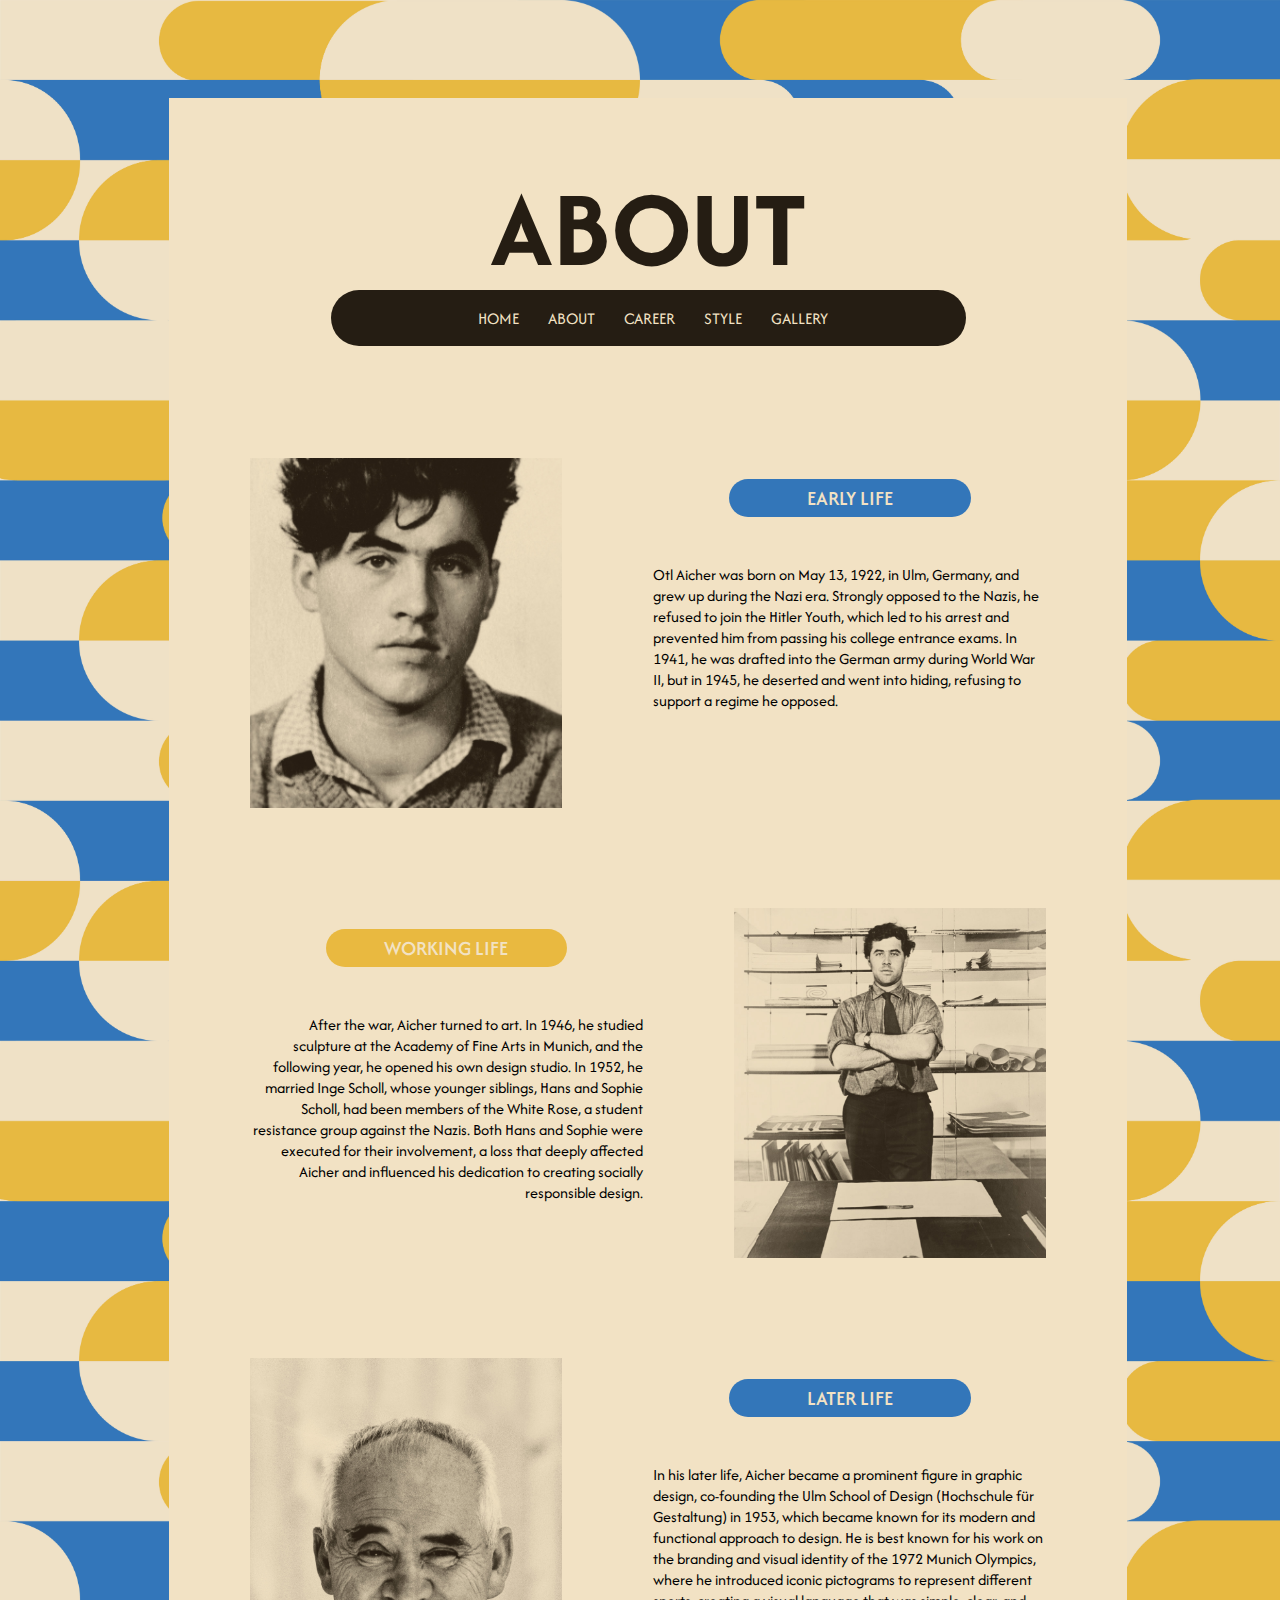
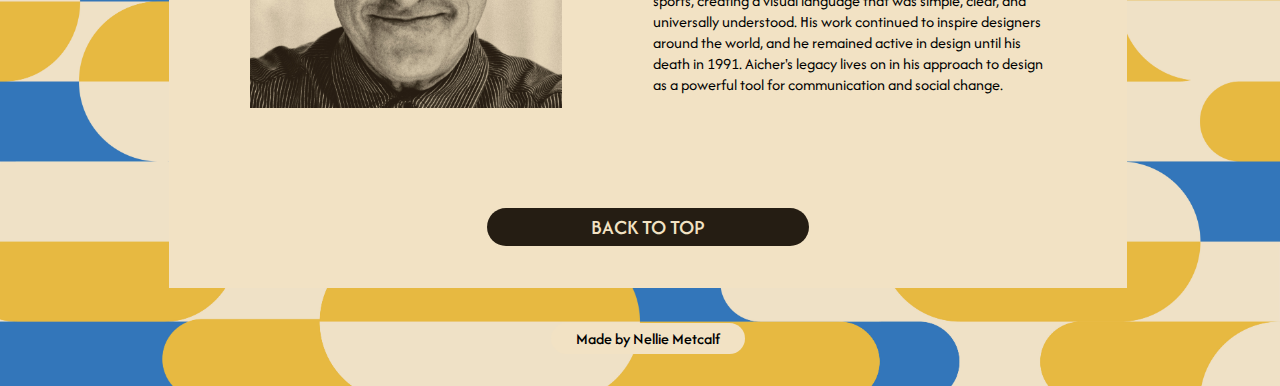
<file: about.html>
<!DOCTYPE html>
<html lang="en">

<head>
    <meta charset="UTF-8">
    <title>Otl Aicher</title>
    <link rel="icon" type="image/x-icon" href="imgs/about_3.jpg">
    <link rel="stylesheet" href="css/stylesheet.css">
    <link rel="preconnect" href="https://fonts.googleapis.com">
    <link rel="preconnect" href="https://fonts.gstatic.com" crossorigin>
    <link
        href="https://fonts.googleapis.com/css2?family=Afacad:ital,wght@0,400..700;1,400..700&family=Fascinate+Inline&family=Lexend+Exa:wght@100..900&family=Ropa+Sans:ital@0;1&display=swap"
        rel="stylesheet">
</head>

<body class="about">
    <div class="box2">
        <h2>ABOUT</h2>
        <nav class="nav2">
            <ul>
                <li><a href="index.html">HOME</a></li>
                <li><a href="about.html">ABOUT</a></li>
                <li><a href="career.html">CAREER</a></li>
                <li><a href="style.html">STYLE</a></li>
                <li><a href="gallery.html">GALLERY</a></li>
            </ul>
        </nav>
        <h3 class="earlylife">EARLY LIFE</h3>
        <img class="about1" src="imgs/about_1.jpg" alt="young man looking at camera">
        <p class="aboutp1">Otl Aicher was born on May 13, 1922, in Ulm, Germany, and grew up during the Nazi era.
            Strongly opposed to the Nazis, he refused to join the Hitler Youth, which led to his arrest and prevented
            him from passing his college entrance exams. In 1941, he was drafted into the German army during World War
            II, but in 1945, he deserted and went into hiding, refusing to support a regime he opposed.</p>
        <h3 class="workinglife">WORKING LIFE</h3>
        <p class="aboutp2">After the war, Aicher turned to art. In 1946, he studied sculpture at the Academy of Fine
            Arts in Munich, and the following year, he opened his own design studio. In 1952, he married Inge Scholl,
            whose younger siblings, Hans and Sophie Scholl, had been members of the White Rose, a student resistance
            group against the Nazis. Both Hans and Sophie were executed for their involvement, a loss that deeply
            affected Aicher and influenced his dedication to creating socially responsible design.</p>
        <img class="about2" src="imgs/about_2.jpg"
            alt="man standing with arms crossed over table that has paper and a paint brush">
        <h3 class="laterlife">LATER LIFE</h3>
        <img class="about3" src="imgs/about_3.jpg" alt="older man smiling at the camera">
        <p class="aboutp3">In his later life, Aicher became a prominent figure in graphic design, co-founding the Ulm
            School of Design &lpar;Hochschule für Gestaltung&rpar; in 1953, which became known for its modern and
            functional approach to design. He is best known for his work on the branding and visual identity of the 1972
            Munich Olympics, where he introduced iconic pictograms to represent different sports, creating a visual
            language that was simple, clear, and universally understood. His work continued to inspire designers around
            the world, and he remained active in design until his death in 1991. Aicher's legacy lives on in his
            approach to design as a powerful tool for communication and social change.</p>
        <p class="btt1"><a href="about.html">BACK TO TOP</a></p>
    </div>
    <footer class="footer1">
        <div class="footp">Made by Nellie Metcalf</div>
    </footer>
</body>

</html>
</file>
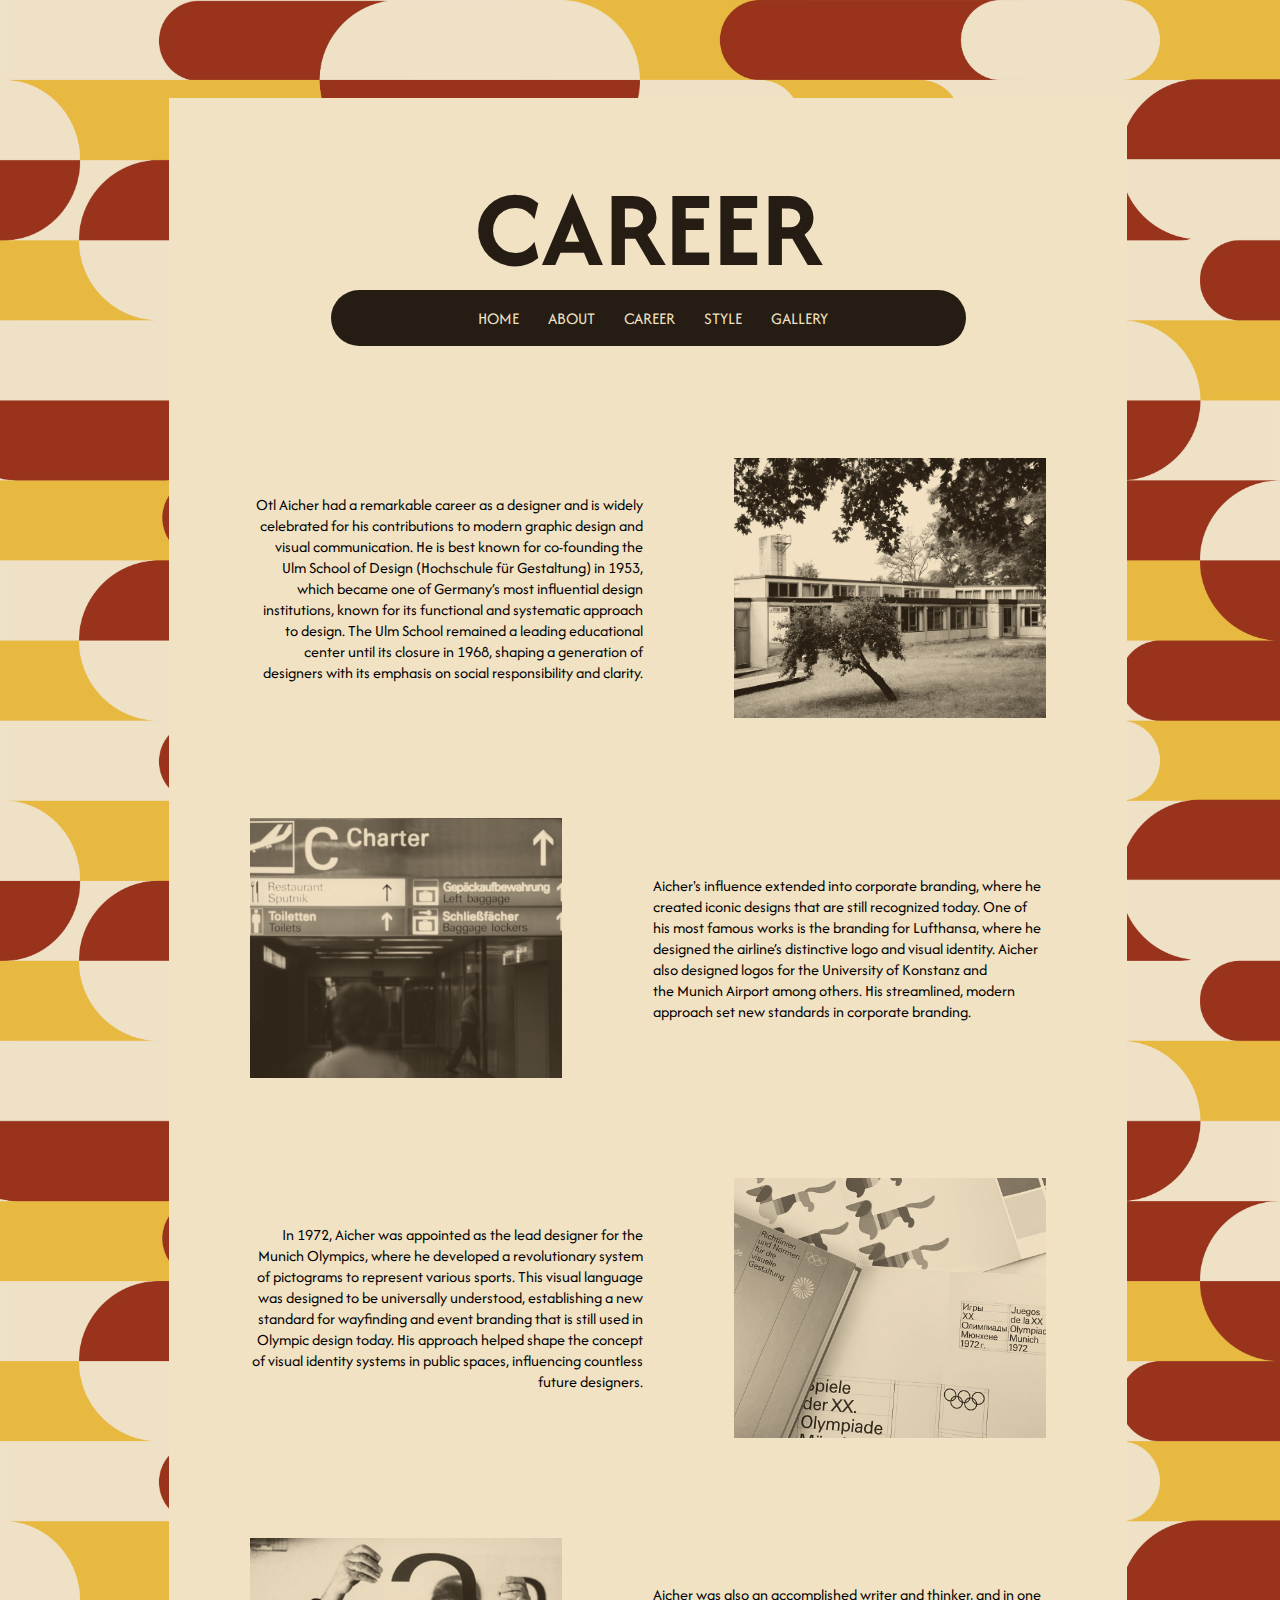
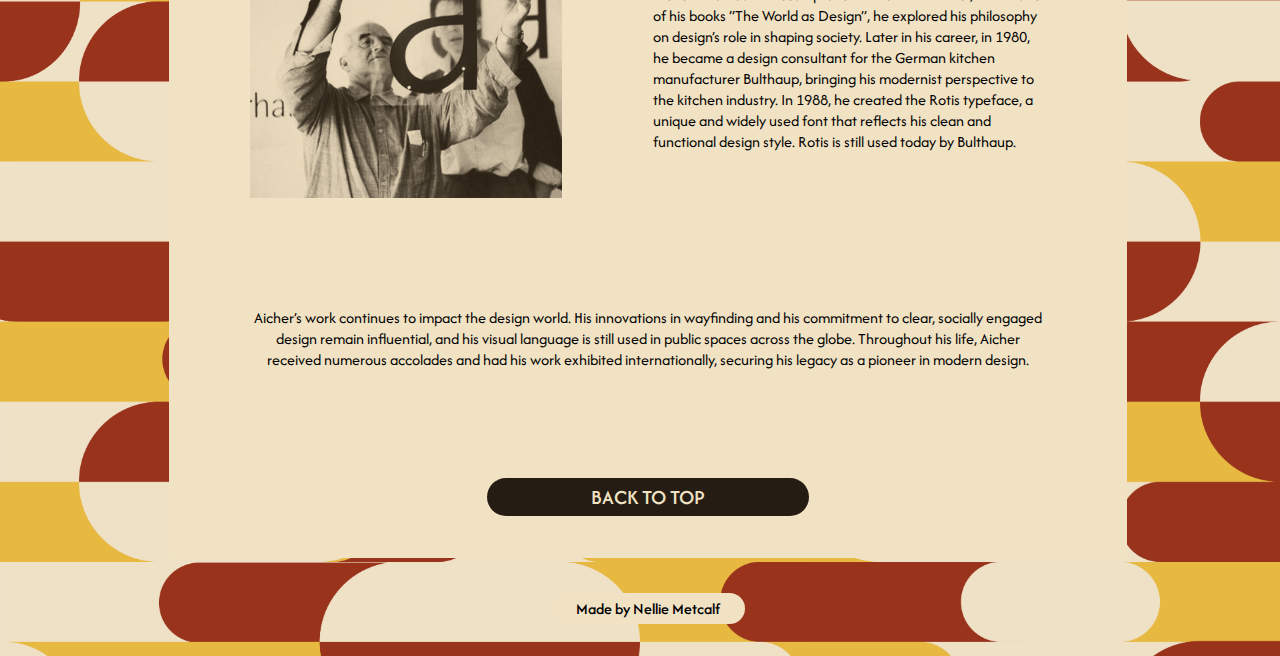
<file: career.html>
<!DOCTYPE html>
<html lang="en">

<head>
    <meta charset="UTF-8">
    <title>Otl Aicher</title>
    <link rel="icon" type="image/x-icon" href="imgs/about_3.jpg">
    <link rel="stylesheet" href="css/stylesheet.css">
    <link rel="preconnect" href="https://fonts.googleapis.com">
    <link rel="preconnect" href="https://fonts.gstatic.com" crossorigin>
    <link
        href="https://fonts.googleapis.com/css2?family=Afacad:ital,wght@0,400..700;1,400..700&family=Fascinate+Inline&family=Lexend+Exa:wght@100..900&family=Ropa+Sans:ital@0;1&display=swap"
        rel="stylesheet">
</head>

<body class="career">
    <div class="box3">
        <h2>CAREER</h2>
        <nav class="nav2">
            <ul>
                <li><a href="index.html">HOME</a></li>
                <li><a href="about.html">ABOUT</a></li>
                <li><a href="career.html">CAREER</a></li>
                <li><a href="style.html">STYLE</a></li>
                <li><a href="gallery.html">GALLERY</a></li>
            </ul>
        </nav>
        <p class="careerp1">Otl Aicher had a remarkable career as a designer and is widely celebrated for his
            contributions to modern graphic design and visual communication. He is best known for co-founding the Ulm
            School of Design &lpar;Hochschule für Gestaltung&rpar; in 1953, which became one of Germany’s most
            influential design institutions, known for its functional and systematic approach to design. The Ulm School
            remained a leading educational center until its closure in 1968, shaping a generation of designers with its
            emphasis on social responsibility and clarity.</p>
        <div class="career1">
            <img src="imgs/career_1.jpg" alt="exterior of a building with small tree in front">
        </div>
        <div class="career2">
            <img src="imgs/career_2.jpg" alt="airport signage with woman in the foreground">
        </div>
        <p class="careerp2">Aicher's influence extended into corporate branding, where he created iconic designs that
            are still recognized today. One of his most famous works is the branding for Lufthansa, where he designed
            the airline’s distinctive logo and visual identity. Aicher also designed logos for the University of
            Konstanz and the Munich Airport among others. His streamlined, modern approach set new standards in
            corporate branding.</p>
        <p class="careerp3">In 1972, Aicher was appointed as the lead designer for the Munich Olympics, where he
            developed a revolutionary system of pictograms to represent various sports. This visual language was
            designed to be universally understood, establishing a new standard for wayfinding and event branding that is
            still used in Olympic design today. His approach helped shape the concept of visual identity systems in
            public spaces, influencing countless future designers.</p>
        <div class="career3">
            <img src="imgs/career_3.jpg" alt="book on top of paper displaying a logo of a dachshund">
        </div>
        <div class="career4">
            <img src="imgs/career_4.jpg" alt="older man holding up sheet of plastic with the letter A on it">
        </div>
        <p class="careerp4">Aicher was also an accomplished writer and thinker, and in one of his books “The World as
            Design”, he explored his philosophy on design’s role in shaping society. Later in his career, in 1980, he
            became a design consultant for the German kitchen manufacturer Bulthaup, bringing his modernist perspective
            to the kitchen industry. In 1988, he created the Rotis typeface, a unique and widely used font that reflects
            his clean and functional design style. Rotis is still used today by Bulthaup.</p>
        <p class="careerp5">Aicher’s work continues to impact the design world. His innovations in wayfinding and his
            commitment to clear, socially engaged design remain influential, and his visual language is still used in
            public spaces across the globe. Throughout his life, Aicher received numerous accolades and had his work
            exhibited internationally, securing his legacy as a pioneer in modern design.</p>
        <p class="btt2"><a href="career.html">BACK TO TOP</a></p>
    </div>
    <footer class="footer2">
        <div class="footp">Made by Nellie Metcalf</div>
    </footer>
</body>

</html>
</file>
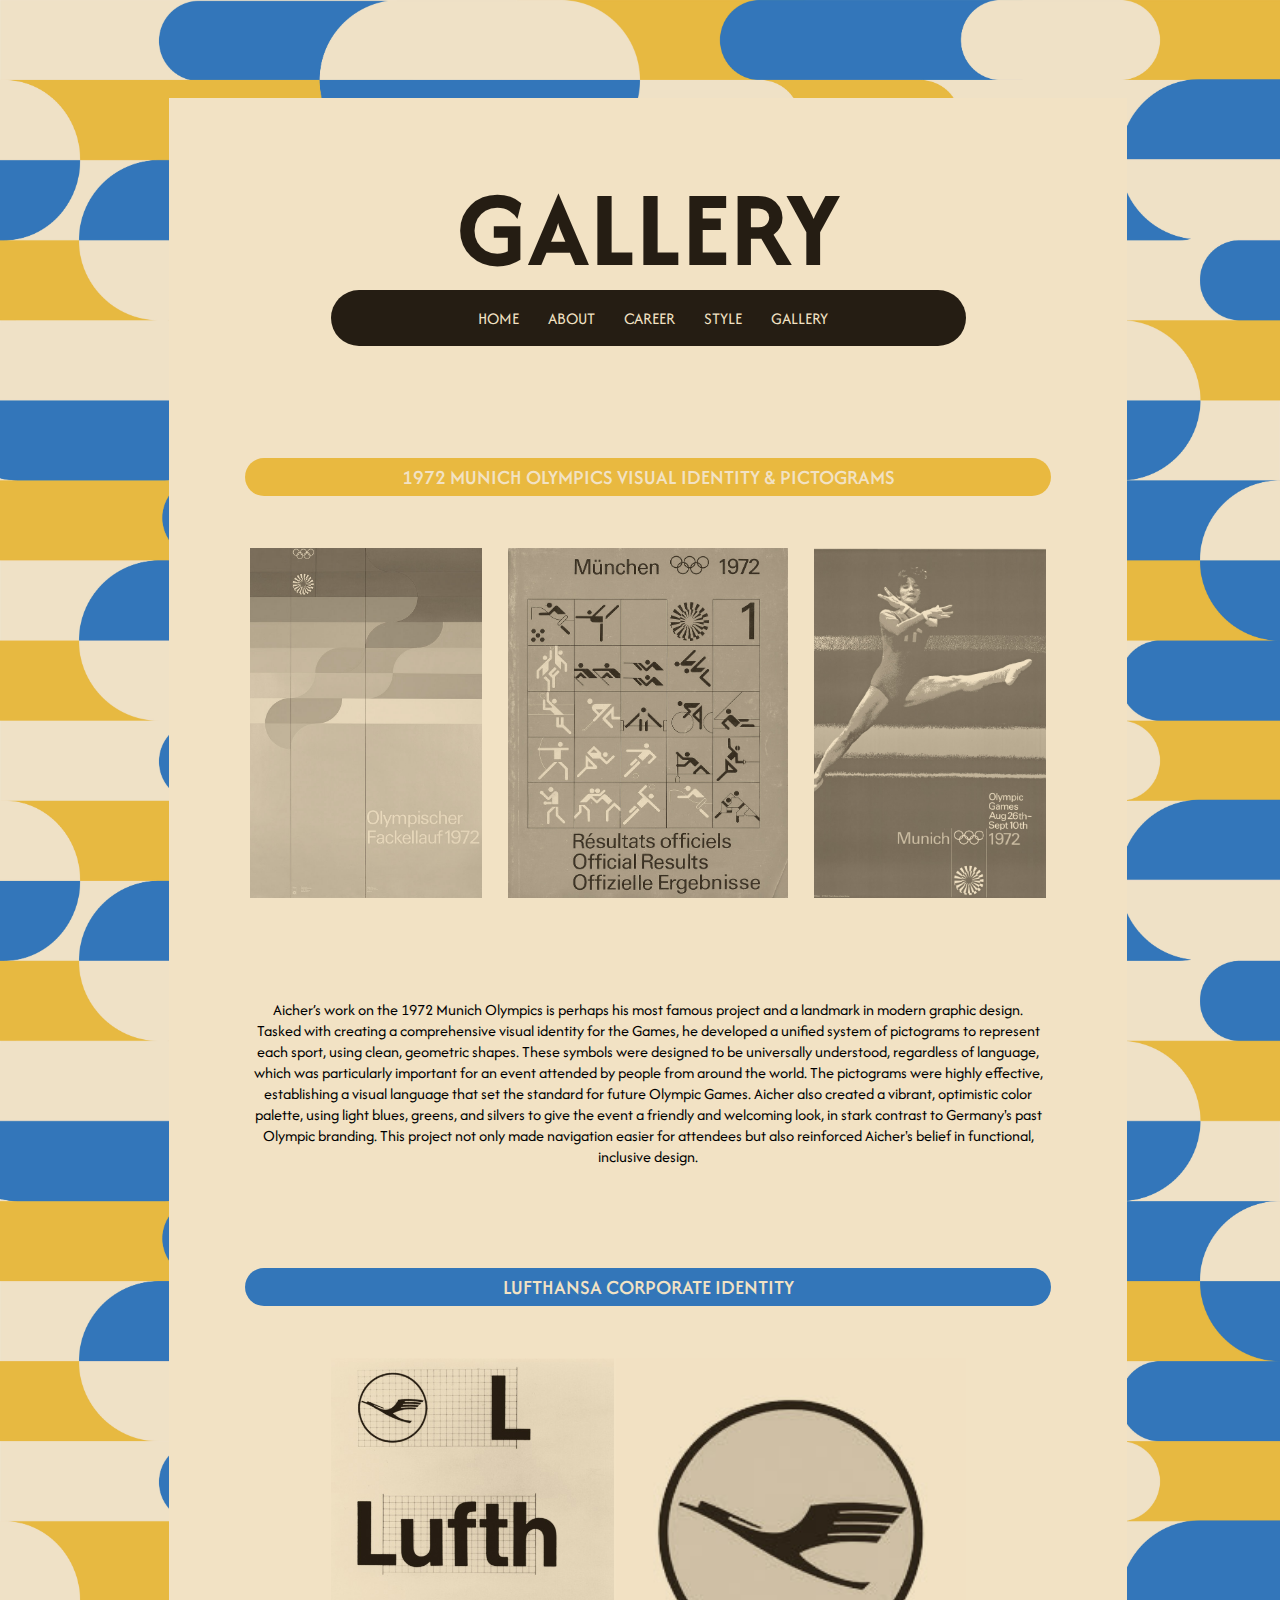
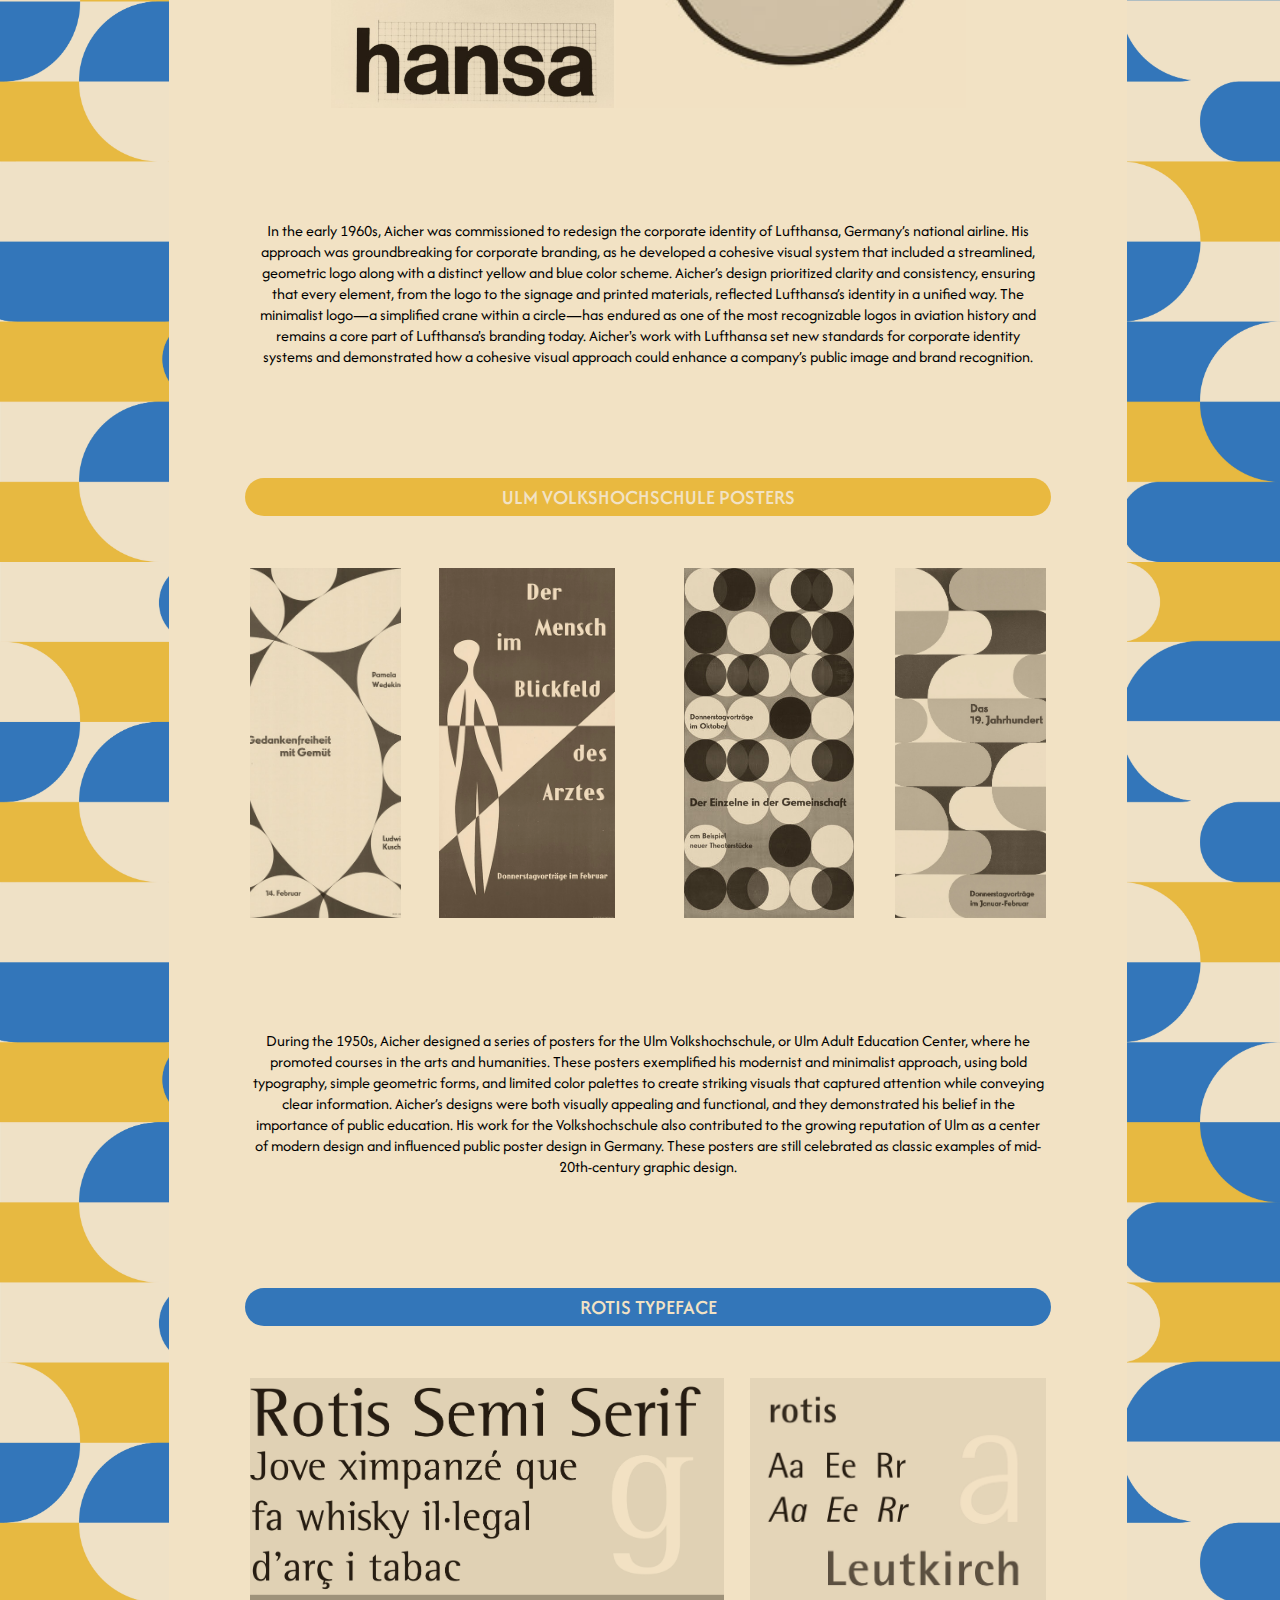
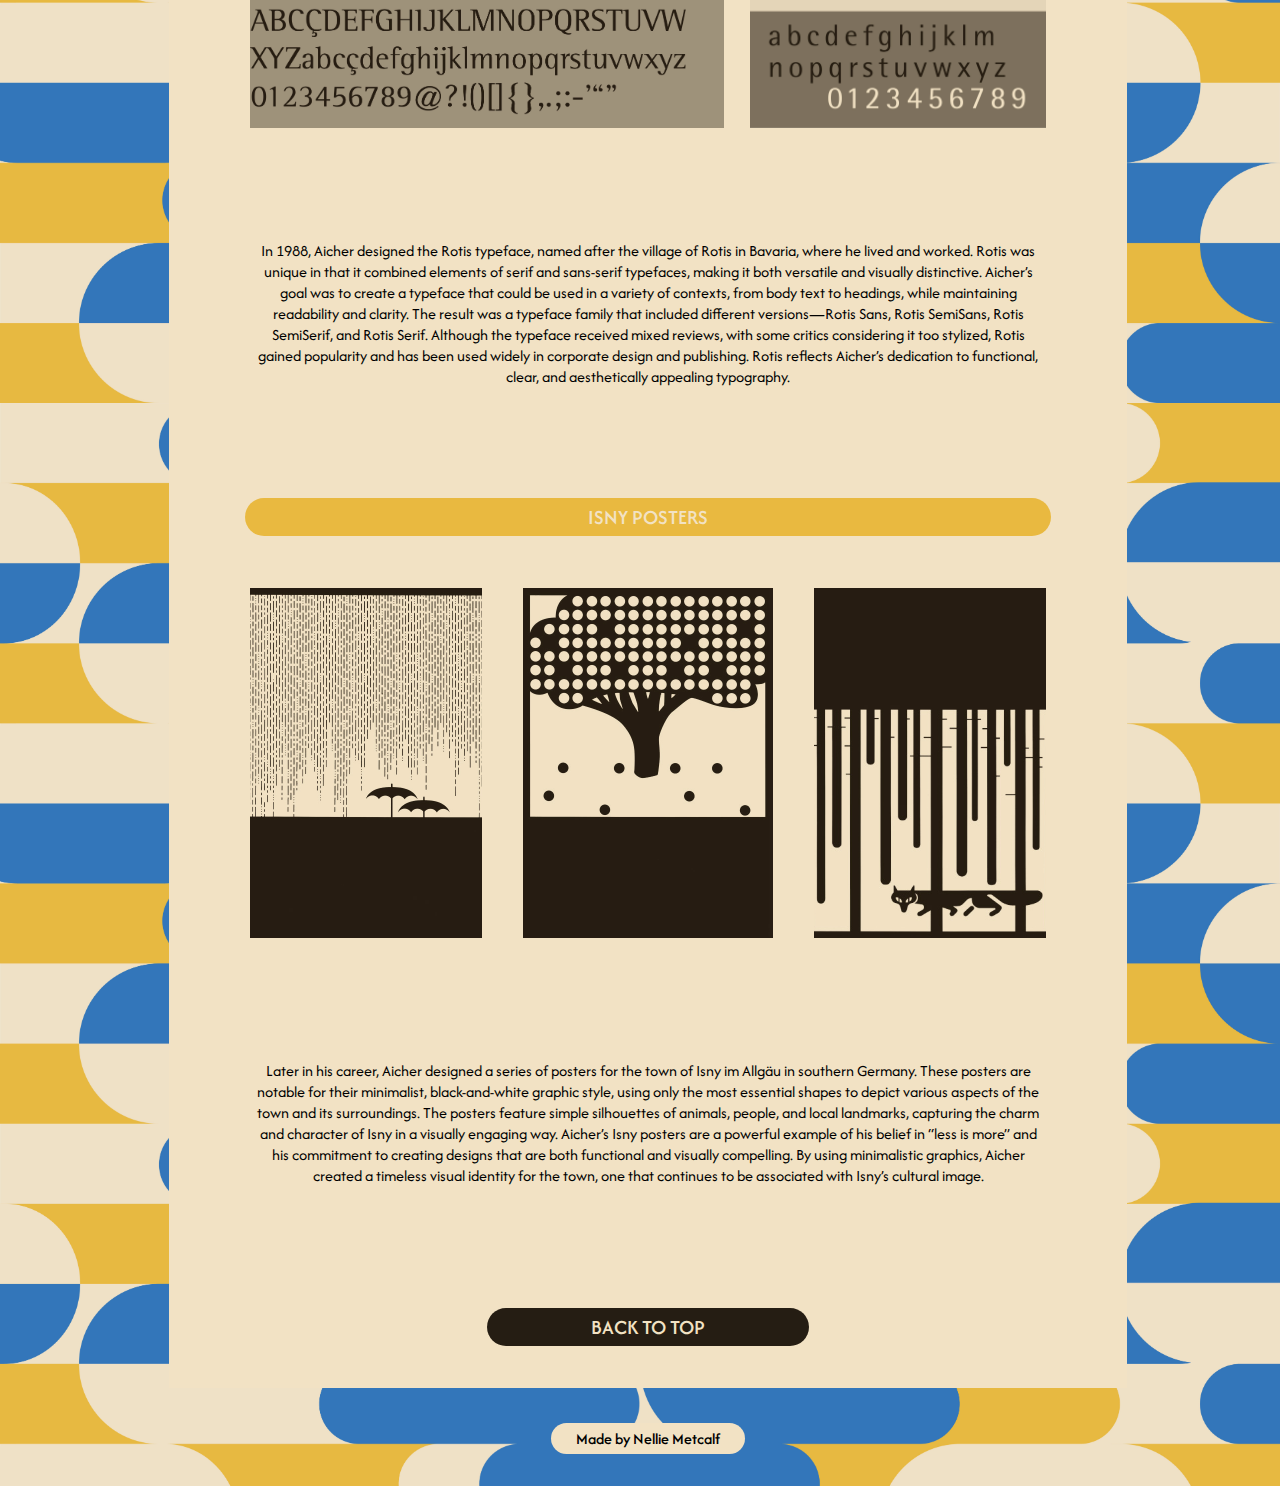
<file: gallery.html>
<!DOCTYPE html>
<html lang="en">

<head>
    <meta charset="UTF-8">
    <title>Otl Aicher</title>
    <link rel="icon" type="image/x-icon" href="imgs/about_3.jpg">
    <link rel="stylesheet" href="css/stylesheet.css">
    <link rel="preconnect" href="https://fonts.googleapis.com">
    <link rel="preconnect" href="https://fonts.gstatic.com" crossorigin>
    <link
        href="https://fonts.googleapis.com/css2?family=Afacad:ital,wght@0,400..700;1,400..700&family=Fascinate+Inline&family=Lexend+Exa:wght@100..900&family=Ropa+Sans:ital@0;1&display=swap"
        rel="stylesheet">
</head>

<body class="gallery">
    <div class="box5">
        <h2>GALLERY</h2>
        <nav class="nav2">
            <ul>
                <li><a href="index.html">HOME</a></li>
                <li><a href="about.html">ABOUT</a></li>
                <li><a href="career.html">CAREER</a></li>
                <li><a href="style.html">STYLE</a></li>
                <li><a href="gallery.html">GALLERY</a></li>
            </ul>
        </nav>
        <h3 class="olympics">1972 MUNICH OLYMPICS VISUAL IDENTITY &amp; PICTOGRAMS</h3>
        <div class="olympics1">
        <img src="imgs/olympics_1.jpg"
            alt="Black and white sunburst logo for Munich 1972 Olympics, with bold, radiating geometric shapes and text reading 'Munich 1972' below">
        </div>
        <div class="olympics2">
        <img src="imgs/olympics_2.jpg" alt="set of pictograms used for the 1972 Munich Olympics">
        </div>
        <div class="olympics3">
        <img src="imgs/olympics_3.jpg"
            alt="Poster with a woman doing a jump split with the olympic logo">
        </div>
        <p class="olympicsp">Aicher’s work on the 1972 Munich Olympics is perhaps his most famous project and a landmark
            in modern graphic design. Tasked with creating a comprehensive visual identity for the Games, he developed a
            unified system of pictograms to represent each sport, using clean, geometric shapes. These symbols were
            designed to be universally understood, regardless of language, which was particularly important for an event
            attended by people from around the world. The pictograms were highly effective, establishing a visual
            language that set the standard for future Olympic Games. Aicher also created a vibrant, optimistic color
            palette, using light blues, greens, and silvers to give the event a friendly and welcoming look, in stark
            contrast to Germany's past Olympic branding. This project not only made navigation easier for attendees but
            also reinforced Aicher's belief in functional, inclusive design.</p>
        <h3 class="luft">LUFTHANSA CORPORATE IDENTITY</h3>
        <div class="luft1">
        <img src="imgs/luft_1.jpg" alt="Reads 'L Lufthansa' over a grid with logo of a crane in a circle">
    </div><div class="luft2">
        <img src="imgs/luft_2.jpg" alt="logo of a crane in a circle">
    </div>
        <p class="luftp">In the early 1960s, Aicher was commissioned to redesign the corporate identity of Lufthansa,
            Germany’s national airline. His approach was groundbreaking for corporate branding, as he developed a
            cohesive visual system that included a streamlined, geometric logo along with a distinct yellow and blue
            color scheme. Aicher’s design prioritized clarity and consistency, ensuring that every element, from the
            logo to the signage and printed materials, reflected Lufthansa’s identity in a unified way. The minimalist
            logo—a simplified crane within a circle—has endured as one of the most recognizable logos in aviation
            history and remains a core part of Lufthansa's branding today. Aicher's work with Lufthansa set new
            standards for corporate identity systems and demonstrated how a cohesive visual approach could enhance a
            company’s public image and brand recognition.</p>
        <h3 class="ulm">ULM VOLKSHOCHSCHULE POSTERS</h3>
        <div  class="ulm1">
        <img src="imgs/ulm_1.jpg" alt="Abstract poster with curved shapes and text.">
        </div>
        <div class="ulm2">
        <img src="imgs/ulm_2.jpg" alt="geometric poster with abstract human figure and German text.">
        </div>
        <div  class="ulm3">
        <img src="imgs/ulm_3.jpg" alt="Poster with overlapping circles, featuring German text.">
        </div>
        <div class="ulm4">
        <img src="imgs/ulm_4.jpg" alt="Abstract geometric design and German text.">
        </div>
        <p class="ulmp">During the 1950s, Aicher designed a series of posters for the Ulm Volkshochschule, or Ulm Adult
            Education Center, where he promoted courses in the arts and humanities. These posters exemplified his
            modernist and minimalist approach, using bold typography, simple geometric forms, and limited color palettes
            to create striking visuals that captured attention while conveying clear information. Aicher’s designs were
            both visually appealing and functional, and they demonstrated his belief in the importance of public
            education. His work for the Volkshochschule also contributed to the growing reputation of Ulm as a center of
            modern design and influenced public poster design in Germany. These posters are still celebrated as classic
            examples of mid-20th-century graphic design.</p>
        <h3 class="rotis">ROTIS TYPEFACE</h3>
        <div  class="rotis1">
        <img src="imgs/rotis_1.jpg" alt="full character list of rotis semi serif">
        </div>
        <div class="rotis2">
        <img src="imgs/rotis_2.jpg" alt="full character list of rotis sans serif">
        </div>
        <p class="rotisp">In 1988, Aicher designed the Rotis typeface, named after the village of Rotis in Bavaria,
            where he lived and worked. Rotis was unique in that it combined elements of serif and sans-serif typefaces,
            making it both versatile and visually distinctive. Aicher’s goal was to create a typeface that could be used
            in a variety of contexts, from body text to headings, while maintaining readability and clarity. The result
            was a typeface family that included different versions—Rotis Sans, Rotis SemiSans, Rotis SemiSerif, and
            Rotis Serif. Although the typeface received mixed reviews, with some critics considering it too stylized,
            Rotis gained popularity and has been used widely in corporate design and publishing. Rotis reflects Aicher’s
            dedication to functional, clear, and aesthetically appealing typography.</p>
        <h3 class="isny">ISNY POSTERS</h3>
        <div class="isny1">
        <img src="imgs/isny_1.jpg" alt="Minimalist rain scene with two umbrella silhouettes.">
        </div>
        <div class="isny2">
        <img src="imgs/isny_2.jpg" alt="Stylized silhouette of a tree with circular leaves.">
        </div>
        <div class="isny3">
        <img src="imgs/isny_3.jpg"
            alt="Stylized forest scene with vertical tree trunks and a silhouetted fox.">
        </div>
            <p class="isnyp">Later in his career, Aicher designed a series of posters for the town of Isny im Allgäu in southern Germany. These posters are notable for their minimalist, black-and-white graphic style, using only the most essential shapes to depict various aspects of the town and its surroundings. The posters feature simple silhouettes of animals, people, and local landmarks, capturing the charm and character of Isny in a visually engaging way. Aicher’s Isny posters are a powerful example of his belief in “less is more” and his commitment to creating designs that are both functional and visually compelling. By using minimalistic graphics, Aicher created a timeless visual identity for the town, one that continues to be associated with Isny’s cultural image.</p>
        <p class="btt4"><a href="gallery.html">BACK TO TOP</a></p>
    </div>
    <footer class="footer4">
        <div class="footp">Made by Nellie Metcalf</div>
    </footer>
</body>
</html>
</file>
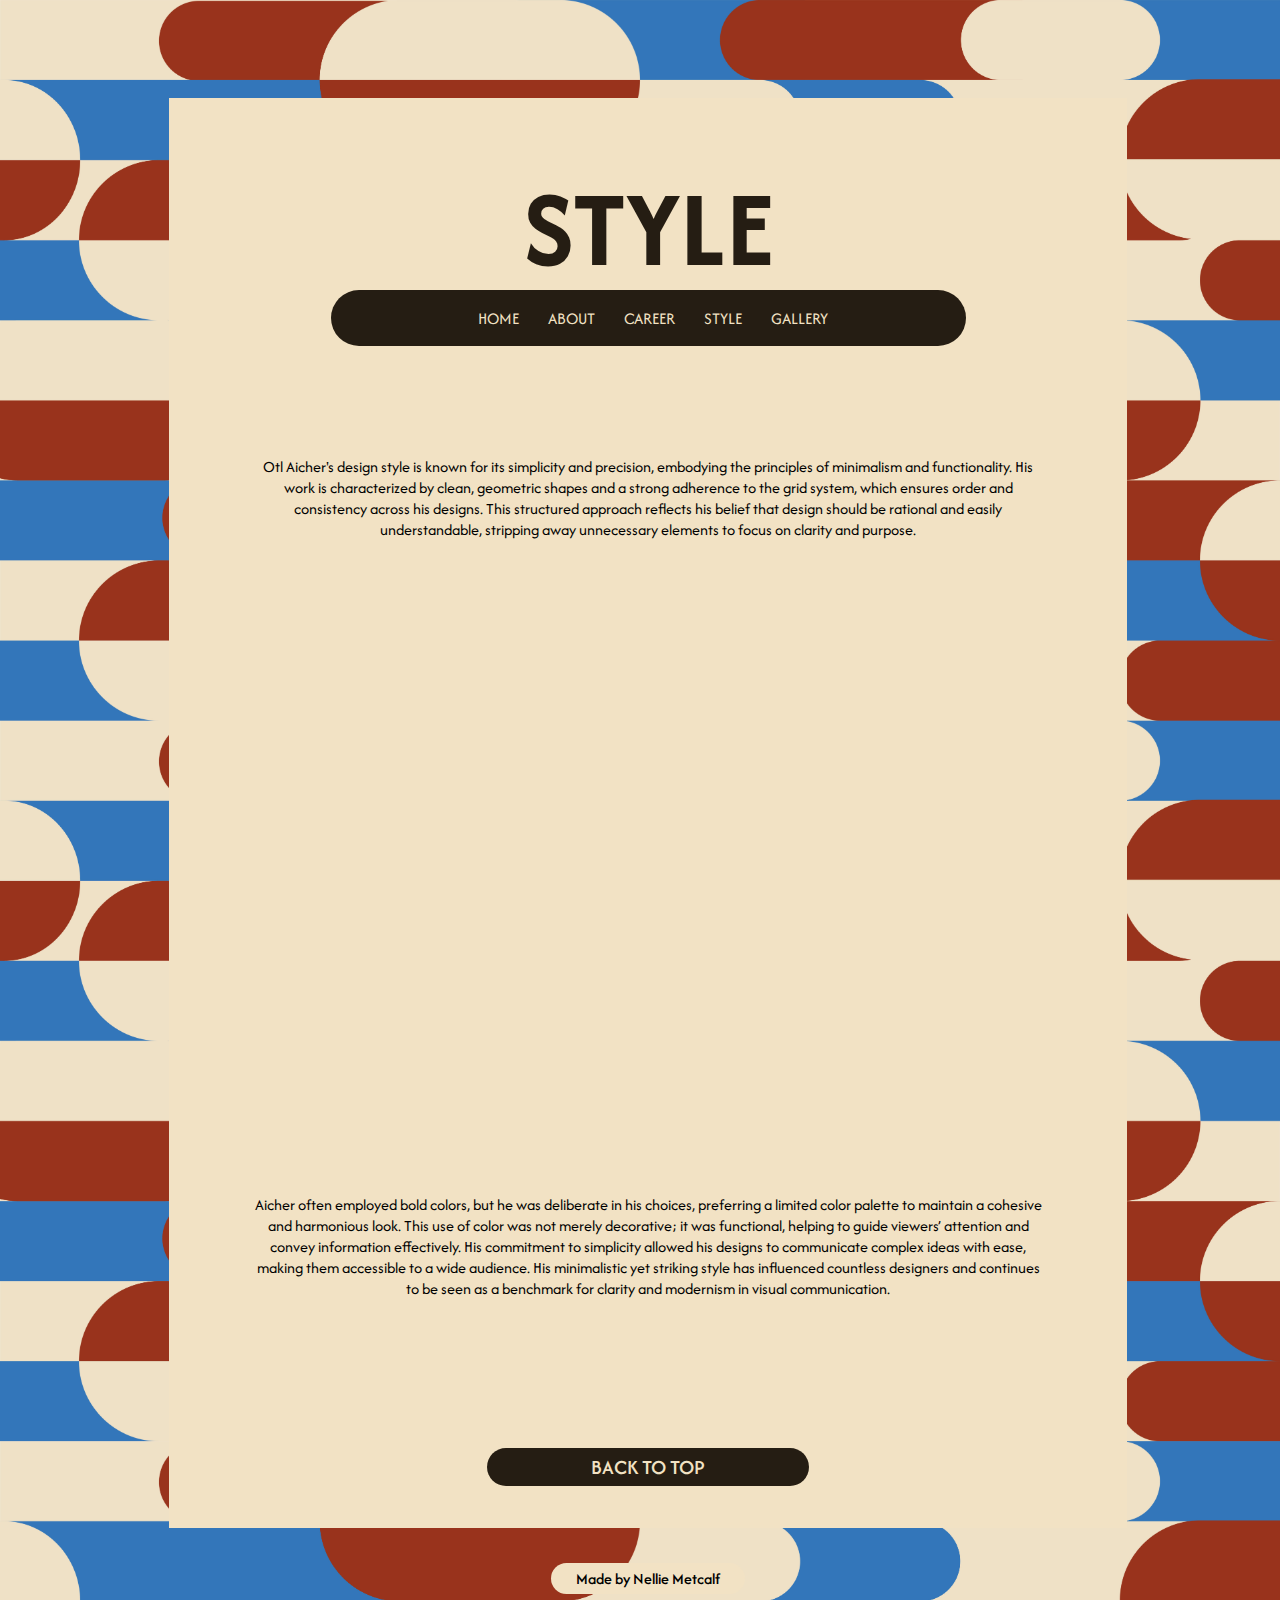
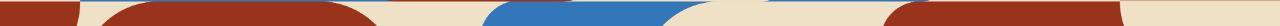
<file: style.html>
<!DOCTYPE html>
<html lang="en">
    <head>
<meta charset="UTF-8">
<title>Otl Aicher</title>
<link rel="icon" type="image/x-icon" href="imgs/about_3.jpg">
<link rel="stylesheet" href="css/stylesheet.css">
<link rel="preconnect" href="https://fonts.googleapis.com">
<link rel="preconnect" href="https://fonts.gstatic.com" crossorigin>
<link href="https://fonts.googleapis.com/css2?family=Afacad:ital,wght@0,400..700;1,400..700&family=Fascinate+Inline&family=Lexend+Exa:wght@100..900&family=Ropa+Sans:ital@0;1&display=swap" rel="stylesheet">
    </head>
    <body class="style">
    <div class="box4">
            <h2>STYLE</h2>
            <nav class="nav2">
                <ul>
                    <li><a href="index.html">HOME</a></li>
                    <li><a href="about.html">ABOUT</a></li>
                    <li><a href="career.html">CAREER</a></li>
                    <li><a href="style.html">STYLE</a></li>
                    <li><a href="gallery.html">GALLERY</a></li>
                </ul>
            </nav>
            <p class="stylep1">Otl Aicher's design style is known for its simplicity and precision, embodying the principles of minimalism and functionality. His work is characterized by clean, geometric shapes and a strong adherence to the grid system, which ensures order and consistency across his designs. This structured approach reflects his belief that design should be rational and easily understandable, stripping away unnecessary elements to focus on clarity and purpose.</p>
            <div class="carousel">
            <img class="style1" src="imgs/style_1.jpg" alt="icon of a person kicking a ball">
            <img class="style2" src="imgs/style_2.jpg" alt="Abstract Olympic-themed design with horizontal stripes in blue, green, yellow, and gray, featuring wavy patterns and Olympic rings at the top.">
            <img class="style3" src="imgs/style_3.jpg" alt="Poster with the word 'nein' in white on a black background, with black and red arrows pointing up. Text below details a public assembly on October 22, 1983">
            <img class="style4" src="imgs/style_4.jpg" alt="Black and white sunburst logo for Munich 1972 Olympics, with bold, radiating geometric shapes and text reading 'Munich 1972' below">
            <img class="style5" src="imgs/style_5.jpg" alt="Poster with pink and cream spiral design and German text reading 'Deutschland, Europa &hyphen; offen zur Welt' and 'Donnerstagvorträge im April.'">
            <img class="style6" src="imgs/style_6.jpg" alt="Poster with red intersecting lines and black circles on a cream background, featuring German text reading 'Probleme beim Aufbau unserer Stadt' and 'Donnerstagvorträge im April.'">
            <img class="style7" src="imgs/style_7.jpg" alt="geometric hand drawing of a town">
            <img class="style8" src="imgs/style_8.jpg" alt="set of airport signage icons">
                </div>
            <p class="stylep2">Aicher often employed bold colors, but he was deliberate in his choices, preferring a limited color palette to maintain a cohesive and harmonious look. This use of color was not merely decorative; it was functional, helping to guide viewers’ attention and convey information effectively. His commitment to simplicity allowed his designs to communicate complex ideas with ease, making them accessible to a wide audience. His minimalistic yet striking style has influenced countless designers and continues to be seen as a benchmark for clarity and modernism in visual communication.</p>
        <p class="btt3"><a href="style.html">BACK TO TOP</a></p>
    </div>
    <footer class="footer3">
        <div class="footp">Made by Nellie Metcalf</div>
    </footer>
    </body>
</html>
</file>
<file: css/stylesheet.css>
.afacad {
    font-family: "Afacad", serif;
    font-optical-sizing: auto;
    font-weight: <weight>;
    font-style: normal;
  }

h2 {
    font-family: "afacad";
    font-weight: 700;
    font-size: calc(8vw + .5rem);
    color: #251D13;
    justify-self: center;
    text-align: center;
    align-self: center;
    max-width: 100%;
    width: 100%;
    white-space: nowrap;
    grid-column: 3 / 11;
    grid-row: 2 / 3;
}

h3 {
    font-family: "afacad";
    font-weight: 500;
    font-size: calc(1vw + .5rem);
    color: #F2E2C4;
    justify-self: center;
    text-align: center;
    max-width: 100%;
    width: 100%;
    white-space: nowrap;
    padding: 5px;
}

p {
    font-family:'afacad';
    font-size: calc(1vw + .2rem);
}



/*       HOME         */
.home {
    background-image: url(background_home.jpg);
    background-size: 100%;
    display: grid;
    grid-template-columns: repeat(16, 1fr);
    grid-template-rows: repeat(8, 80px); 
    gap: 10px; 
}

.footp {
    font-family: "afacad";
    font-weight: 500;
    font-size: calc(1vw + .2rem);
    text-align: center;
    padding-top: 5px;
    padding-bottom: 5px;
    padding-right: 25px;
    padding-left: 25px;
    background-color: #F2E2C4;
    border-radius: 50px;
    margin: 25px;
}

.footer {
    grid-row: 8 / 9;
    grid-column: 7 / 11;
    justify-self: center;
}

.box1 {
    display: grid;
    grid-template-columns: repeat(12, 1fr);
    grid-template-rows: repeat(6, 80px);
    gap: 10px;
    width: 100%;
    background-color: #F2E2C4;
    grid-column: 3 / 15;
    grid-row: 2 / 8;
}

h1 {
    font-family: "afacad";
    font-weight: 700;
    font-size: calc(8vw + 1rem);
    color: #251D13;
    justify-self: center;
    text-align: center;
    align-self: center;
    max-width: 100%;
    width: 100%;
    white-space: nowrap;
    grid-column: 2 / 12;
    grid-row: 2 / 4;
}

.nav1 {
    grid-column: 3 / 11;
    grid-row: 4 / 5;
    align-self: center;
    font-family: 'afacad';
    font-size: calc(1vw + .25rem);
    height: auto;
    position: relative;
    display: flex;
    justify-content: center;
    max-width: 100%;
    max-height: 80%;
    background-color: #251D13;
    border-radius: 50px;
    
}

ul {
    list-style-type: none;
 display: flex;
 gap: calc(1vw + 1rem);
 padding-right: 30px;
}

li a {
display: block;
color: #F2E2C4;

text-decoration: none;
}

li a:hover{
    color: #E9B940;
}

li a:active {
    color: #3376B9;
}

.homep {
    font-family: 'afacad';
    font-size: 16px;
    text-align: center;
    grid-column: 3 / 11;
    grid-row: 5 / 6;
    align-self: center;

}






/*       ABOUT        */
.about {
    background-image: url(background_about.jpg);
    background-size: 100%;
    display: grid;
    grid-template-columns: repeat(16, 1fr);
    grid-template-rows: repeat(22, 80px);
    gap: 10px;
    width: 100%;
}

.footer1 {
    grid-row: 22 / 23;
    grid-column: 7 / 11;
    justify-self: center;
}

.box2 {
    display: grid;
    grid-template-columns: repeat(12, 1fr);
    grid-template-rows: repeat(20, 80px);
    gap: 10px;
    width: 100%;
    background-color: #F2E2C4;
    grid-column: 3 / 15;
    grid-row: 2 / 22;
}

.nav2 {
    grid-column: 3 / 11;
    grid-row: 3 / 4;
    align-self: center;
    font-family: 'afacad';
    font-size: calc(1vw + .25rem);
    height: auto;
    position: relative;
    display: flex;
    justify-content: center;
    max-width: 100%;
    max-height: 80%;
    background-color: #251D13;
    border-radius: 50px;
    
}

ul {
    list-style-type: none;
 display: flex;
 gap: calc(1vw + 1rem);
 padding-right: 30px;
}

li a {
display: block;
color: #F2E2C4;
align-self: start;
text-decoration: none;
}

li a:hover{
    color: #E9B940;
}

li a:active {
    color: #3376B9;
}

.earlylife {
    background-color: #3376B9;
    grid-column: 8 / 11;
    grid-row: 5 / 6;
    border-radius: 50px;
    align-self: flex-start;
}

.about1 {
    grid-column: 2 / 6;
    grid-row: 5 / 9;
    width: 100%;
    height: 100%;
    object-fit: cover;
}

.aboutp1 {
    grid-column: 7 / 12;
    grid-row: 6 / 9;
    align-self: start;
}

.workinglife {
    background-color: #E9B940;
    grid-column: 3 / 6;
    grid-row: 10 / 11;
    border-radius: 50px;
    align-self: end;
}

.aboutp2 {
    grid-column: 2 / 7;
    grid-row: 11 / 14;
    align-self: start;
    text-align: right;
}

.about2 {
    grid-column: 8 / 12;
    grid-row: 10 / 14;
    width: 100%;
    height: 100%;
    object-fit: cover;
}

.laterlife {
    background-color: #3376B9;
    grid-column: 8 / 11;
    grid-row: 15 / 16;
    border-radius: 50px;
    align-self: end;
}

.about3 {
    grid-column: 2 / 6;
    grid-row: 15 / 19;
    width: 100%;
    height: 100%;
    object-fit: cover;
}

.aboutp3 {
    grid-column: 7 / 12;
    grid-row: 16 / 19;
    align-self: start;
}

.btt1 {
    grid-column: 5 / 9;
    grid-row: 20 / 21;
    font-family: "afacad";
    font-weight: 500;
    font-size: calc(1vw + .5rem);
    color: #F2E2C4;
    justify-self: center;
    text-align: center;
    align-self: start;
    max-width: 100%;
    width: 100%;
    white-space: nowrap;
    padding: 5px;
    background-color: #251D13;
    border-radius: 50px;
    margin-top: 0;
}

.btt1 a {
    display: block;
    color: #F2E2C4;
    text-decoration: none;
}

.btt1 a:hover {
    color: #E9B940;
}

.btt1 a:active {
    color: #3376B9;
}










/*      CAREER        */
.career {
    background-image: url(background_career.jpg);
    background-size: 100%;
    display: grid;
    grid-template-columns: repeat(16, 1fr);
    grid-template-rows: repeat(25, 80px);
    gap: 10px;
    width: 100%;
}
.footer2 {
    grid-row: 25 / 26;
    grid-column: 7 / 11;
    justify-self: center;
}

.box3 {
    display: grid;
    grid-template-columns: repeat(12, 1fr);
    grid-template-rows: repeat(23, 80px);
    gap: 10px;
    width: 100%;
    background-color: #F2E2C4;
    grid-column: 3 / 15;
    grid-row: 2 / 25;
}

.nav2 {
    grid-column: 3 / 11;
    grid-row: 3 / 4;
    align-self: center;
    font-family: 'afacad';
    font-size: calc(1vw + .25rem);
    height: auto;
    position: relative;
    display: flex;
    justify-content: center;
    max-width: 100%;
    max-height: 80%;
    background-color: #251D13;
    border-radius: 50px;
    
}

ul {
    list-style-type: none;
 display: flex;
 gap: calc(1vw + 1rem);
 padding-right: 30px;
}

li a {
display: block;
color: #F2E2C4;
align-self: start;
text-decoration: none;
}

li a:hover{
    color: #E9B940;
}

li a:active {
    color: #3376B9;
}

.careerp1 {
    grid-column: 2 / 7;
    grid-row: 5 / 8;
    align-self: center;
    text-align: right;
}

.career1 {
    grid-column: 8 / 12;
    grid-row: 5 / 8;
    position:relative;
    background-image: url(career_1.2.jpg);
    background-size: cover;
    background-position: center;
}

.career1 img{
    width: 100%;
    height: 100%;
    object-fit: cover;
    opacity: 1;
    transition: opacity 1s;
}

.career1 img:hover {
    opacity: 0;
}

.career2 {
    grid-column: 2 / 6;
    grid-row: 9 / 12;
    position:relative;
    background-image: url(career_2.2.jpg);
    background-size: cover;
    background-position: center;
    
}

.career2 img{
    width: 100%;
    height: 100%;
    object-fit: cover;
    opacity: 1;
    transition: opacity 1s;
}

.career2 img:hover {
    opacity: 0;
}

.careerp2 {
    grid-column: 7 / 12;
    grid-row: 9 / 12;
    align-self: center;
}

.careerp3 {
    grid-column: 2 / 7;
    grid-row: 13 / 16;
    align-self: center;
    text-align: right;
}

.career3 {
    grid-column: 8 / 12;
    grid-row: 13 / 16;
    position:relative;
    background-image: url(career_3.2.jpg);
    background-size: cover;
    background-position: center;
}

.career3 img{
    width: 100%;
    height: 100%;
    object-fit: cover;
    opacity: 1;
    transition: opacity 1s;
}

.career3 img:hover {
    opacity: 0;
}

.career4 {
    grid-column: 2 / 6;
    grid-row: 17 / 20;
    position:relative;
    background-image: url(career_4.2.jpg);
    background-size: cover;
    background-position: center;
}

.career4 img{
    width: 100%;
    height: 100%;
    object-fit: cover;
    opacity: 1;
    transition: opacity 1s;
}

.career4 img:hover {
    opacity: 0;
}

.careerp4 {
    grid-column: 7 / 12;
    grid-row: 17 / 20;
    align-self: center;
}

.careerp5 {
    grid-column: 2 / 12;
    grid-row: 21 / 22;
    align-self: center;
    text-align: center; 
}

.btt2 {
    grid-column: 5 / 9;
    grid-row: 23 / 24;
    font-family: "afacad";
    font-weight: 500;
    font-size: calc(1vw + .5rem);
    color: #F2E2C4;
    justify-self: center;
    text-align: center;
    align-self: start;
    max-width: 100%;
    width: 100%;
    white-space: nowrap;
    padding: 5px;
    background-color: #251D13;
    border-radius: 50px;
    margin-top: 0;
}

.btt2 a {
    display: block;
    color: #F2E2C4;
    text-decoration: none;
}

.btt2 a:hover {
    color: #E9B940;
}

.btt2 a:active {
    color: #3376B9;
}











/*       STYLE        */
.style {
    background-image: url(background_style.jpg);
    background-size: 100%;
    display: grid;
    grid-template-columns: repeat(16, 1fr);
    grid-template-rows: repeat(18, 80px);
    gap: 10px;
    width: 100%;
}

.footer3 {
    grid-row: 18 / 19;
    grid-column: 7 / 11;
    justify-self: center;
}

.box4 {
    display: grid;
    grid-template-columns: repeat(12, 1fr);
    grid-template-rows: repeat(16, 80px);
    gap: 10px;
    width: 100%;
    background-color: #F2E2C4;
    grid-column: 3 / 15;
    grid-row: 2 / 18;
}
.nav2 {
    grid-column: 3 / 11;
    grid-row: 3 / 4;
    align-self: center;
    font-family: 'afacad';
    font-size: calc(1vw + .25rem);
    height: auto;
    position: relative;
    display: flex;
    justify-content: center;
    max-width: 100%;
    max-height: 80%;
    background-color: #251D13;
    border-radius: 50px;
    
}

ul {
    list-style-type: none;
 display: flex;
 gap: calc(1vw + 1rem);
 padding-right: 30px;
}

li a {
display: block;
color: #F2E2C4;
align-self: start;
text-decoration: none;
}

li a:hover{
    color: #E9B940;
}

li a:active {
    color: #3376B9;
}

.stylep1 {
    grid-column: 2 / 12;
    grid-row: 5 / 6;
    text-align: center;
    justify-self: center;
    align-self: center;
}

.carousel {
    width: 80%;
    overflow: hidden;
    position: relative;
    grid-column: 2 / 12;
    grid-row: 7 / 12;
    justify-self: center;
}

.carousel img {
    width: 100%;
    position: absolute;
    opacity: 0;
    animation: slide 16s infinite;
}

.carousel img:nth-child(1) { animation-delay: 0s; }
.carousel img:nth-child(2) { animation-delay: 2s; }
.carousel img:nth-child(3) { animation-delay: 4s; }
.carousel img:nth-child(4) { animation-delay: 6s; }
.carousel img:nth-child(5) { animation-delay: 8s; }
.carousel img:nth-child(6) { animation-delay: 10s; }
.carousel img:nth-child(7) { animation-delay: 12s; }
.carousel img:nth-child(8) { animation-delay: 14s; }

@keyframes slide {
    0% { opacity: 0; }
    10% { opacity: 1; }
    25% { opacity: 1; }
    35% { opacity: 0; }
    100% { opacity: 0; }
}

.stylep2 {
    grid-column: 2 / 12;
    grid-row: 13 / 15;
    text-align: center;
    justify-self: center;
    align-self: start;
}

.btt3 {
    grid-column: 5 / 9;
    grid-row: 16 / 17;
    font-family: "afacad";
    font-weight: 500;
    font-size: calc(1vw + .5rem);
    color: #F2E2C4;
    justify-self: center;
    text-align: center;
    align-self: start;
    max-width: 100%;
    width: 100%;
    white-space: nowrap;
    padding: 5px;
    background-color: #251D13;
    border-radius: 50px;
    margin-top: 0;
}

.btt3 a {
    display: block;
    color: #F2E2C4;
    text-decoration: none;
}

.btt3 a:hover {
    color: #E9B940;
}

.btt3 a:active {
    color: #3376B9;
}




/*      GALLERY       */
.gallery {
    background-image: url(background_gallery.jpg);
    background-size: 100%;
    display: grid;
    grid-template-columns: repeat(16, 1fr);
    grid-template-rows: repeat(52, 80px);
    gap: 10px;
    width: 100%;
}

.footer4 {
    grid-row: 52 / 53;
    grid-column: 7 / 11;
    justify-self: center;
}

.box5 {
    display: grid;
    grid-template-columns: repeat(12, 1fr);
    grid-template-rows: repeat(50, 80px);
    gap: 10px;
    width: 100%;
    background-color: #F2E2C4;
    grid-column: 3 / 15;
    grid-row: 2 / 52;
}
.nav2 {
    grid-column: 3 / 11;
    grid-row: 3 / 4;
    align-self: center;
    font-family: 'afacad';
    font-size: calc(1vw + .25rem);
    height: auto;
    position: relative;
    display: flex;
    justify-content: center;
    max-width: 100%;
    max-height: 80%;
    background-color: #251D13;
    border-radius: 50px;
    
}

ul {
    list-style-type: none;
 display: flex;
 gap: calc(1vw + 1rem);
 padding-right: 30px;
}

li a {
display: block;
color: #F2E2C4;
align-self: start;
text-decoration: none;
}

li a:hover{
    color: #E9B940;
}

li a:active {
    color: #3376B9;
}

.olympics {
    background-color: #E9B940;
    grid-column: 2 / 12;
    grid-row: 5 / 6;
    border-radius: 50px;
    align-self: start;
    justify-self: center;
    margin-top: 0;
}

.olympics1 {
    grid-column: 2 / 5;
    grid-row: 6 / 10;
    background-image: url(olympics_1.2.jpg);
    position: relative;
    background-size: cover;
    background-position: center;
}

.olympics1 img {
    width: 100%;
    height: 100%;
    object-fit: cover;
    opacity: 1;
    transition: opacity 1s;
}

.olympics1 img:hover {
    opacity: 0;
}

.olympics2 {
    grid-column: 5 / 9;
    grid-row: 6 / 10;
    justify-self: center;
    background-image: url(olympics_2.2.jpg);
    position: relative;
    background-size: cover;
    background-position: center;
}

.olympics2 img {
    width: 100%;
    height: 100%;
    object-fit: cover;
    opacity: 1;
    transition: opacity 1s;
}

.olympics2 img:hover {
    opacity: 0;
}

.olympics3 {
    grid-column: 9 / 12;
    grid-row: 6 / 10;
    justify-self: right;
    background-image: url(olympics_3.2.jpg);
    position: relative;
    background-size: cover;
    background-position: center;
}

.olympics3 img {
    width: 100%;
    height: 100%;
    object-fit: cover;
    opacity: 1;
    transition: opacity 1s;
}

.olympics3 img:hover {
    opacity: 0;
}

.olympicsp {
    grid-column: 2 / 12;
    grid-row: 11 / 13;
    align-self: center;
    text-align: center;
}

.luft {
    background-color: #3376B9;
    grid-column: 2 / 12;
    grid-row: 14 / 15;
    border-radius: 50px;
    align-self: start;
    justify-self: center;
    margin-top: 0;
}

.luft1 {
    grid-column: 3 / 7;
    grid-row: 15 / 19;
    justify-self: left;
    background-image: url(luft_1.2.jpg);
    position: relative;
    background-size: cover;
    background-position: center;
}

.luft1 img {
    width: 100%;
    height: 100%;
    object-fit: cover;
    opacity: 1;
    transition: opacity 1s;
}

.luft1 img:hover {
    opacity: 0;
}

.luft2 {
    grid-column: 6 / 11;
    grid-row: 15 / 19;
    justify-self: right;
    background-image: url(luft_2.2.jpeg); 
    position: relative;
    background-size: cover;
    background-position: center;
}

.luft2 img {
    width: 100%;
    height: 100%;
    object-fit: cover;
    opacity: 1;
    transition: opacity 1s;
}

.luft2 img:hover {
    opacity: 0;
}

.luftp {
    grid-column: 2 / 12;
    grid-row: 20 / 22;
    align-self: center;
    text-align: center;
}

.ulm {
    background-color: #E9B940;
    grid-column: 2 / 12;
    grid-row: 23 / 24;
    border-radius: 50px;
    align-self: start;
    justify-self: center;
    margin-top: 0;
}

.ulm1 {
    grid-column: 2 / 4;
    grid-row: 24 / 28;
    justify-self: left;
    background-image: url(ulm_1.2.jpg);
    position: relative;
    background-size: cover;
    background-position: center;
}

.ulm1 img {
    width: 100%;
    height: 100%;
    object-fit: cover;
    opacity: 1;
    transition: opacity 1s;
}

.ulm1 img:hover {
    opacity: 0;
}

.ulm2 {
    grid-column: 4 / 7;
    grid-row: 24 / 28;
    justify-self: center;
    background-image: url(ulm_2.2.jpg);
    position: relative;
    background-size: cover;
    background-position: center;
}

.ulm2 img {
    width: 100%;
    height: 100%;
    object-fit: cover;
    opacity: 1;
    transition: opacity 1s;
}

.ulm2 img:hover {
    opacity: 0;
}

.ulm3 {
    grid-column: 7 / 10;
    grid-row: 24 / 28;
    justify-self: center;
    background-image: url(ulm_3.2.jpg);
    position: relative;
    background-size: cover;
    background-position: center;
}

.ulm3 img {
    width: 100%;
    height: 100%;
    object-fit: cover;
    opacity: 1;
    transition: opacity 1s;
}

.ulm3 img:hover {
    opacity: 0;
}

.ulm4 {
    grid-column: 10 / 12;
    grid-row: 24 / 28;
    justify-self: right;
    position: relative;
    background-image: url(ulm_4.2.jpg);
    background-size: cover;
    background-position: center;
}

.ulm4 img {
    width: 100%;
    height: 100%;
    object-fit: cover;
    opacity: 1;
    transition: opacity 1s;
}

.ulm4 img:hover {
    opacity: 0;
}

.ulmp {
    grid-column: 2 / 12;
    grid-row: 29 / 31;
    align-self: center;
    text-align: center;
}

.rotis {
    background-color: #3376B9;
    grid-column: 2 / 12;
    grid-row: 32 / 33;
    border-radius: 50px;
    align-self: start;
    justify-self: center;
    margin-top: 0;
}

.rotis1 {
    grid-column: 2 / 8;
    grid-row: 33 / 37;
    justify-self: center;
    background-image: url(rotis_1.2.png);
    position: relative;
    background-size: cover;
    background-position: center;
}

.rotis1 img {
    width: 100%;
    height: 100%;
    object-fit: cover;
    opacity: 1;
    transition: opacity 1s;
}

.rotis1 img:hover {
    opacity: 0;
}

.rotis2 {
    grid-column: 8 / 12;
    grid-row: 33 / 37;
    justify-self: right;
    background-image: url(rotis_2.2.png);
    position: relative;
    background-size: cover;
    background-position: center;
}

.rotis2 img {
    width: 100%;
    height: 100%;
    object-fit: cover;
    opacity: 1;
    transition: opacity 1s;
}

.rotis2 img:hover {
    opacity: 0;
}

.rotisp {
    grid-column: 2 / 12;
    grid-row: 38 / 40;
    align-self: center;
    text-align: center;
}

.isny {
    background-color: #E9B940;
    grid-column: 2 / 12;
    grid-row: 41 / 42;
    border-radius: 50px;
    align-self: start;
    justify-self: center;
    margin-top: 0;
    
}

.isny1 {
    grid-column: 2 / 5;
    grid-row: 42 / 46;
    justify-self: left;
    background-image: url(isny_1.2.jpg);
    position: relative;
    background-size: cover;
    background-position: center;
}

.isny1 img {
    width: 100%;
    height: 100%;
    object-fit: cover;
    opacity: 1;
    transition: opacity 1s;
}

.isny1 img:hover {
    opacity: 0;
}

.isny2 {
    grid-column: 5 / 9;
    grid-row: 42 / 46;
    justify-self: center;
    background-image: url(isny_2.2.jpg);
    position: relative;
    background-size: cover;
    background-position: center;
}

.isny2 img {
    width: 100%;
    height: 100%;
    object-fit: cover;
    opacity: 1;
    transition: opacity 1s;
}

.isny2 img:hover {
    opacity: 0;
}

.isny3 {
    grid-column: 9 / 12;
    grid-row: 42 / 46;
    justify-self: right;
    background-image: url(isny_3.2.jpg);
    position: relative;
    background-size: cover;
    background-position: center;
}

.isny3 img {
    width: 100%;
    height: 100%;
    object-fit: cover;
    opacity: 1;
    transition: opacity 1s;
}

.isny3 img:hover {
    opacity: 0;
}

.isnyp {
    grid-column: 2 / 12;
    grid-row: 47 / 49;
    align-self: center;
    text-align: center;
}

.btt4 {
    grid-column: 5 / 9;
    grid-row: 50 / 51;
    font-family: "afacad";
    font-weight: 500;
    font-size: calc(1vw + .5rem);
    color: #F2E2C4;
    justify-self: center;
    text-align: center;
    align-self: start;
    max-width: 100%;
    width: 100%;
    white-space: nowrap;
    padding: 5px;
    background-color: #251D13;
    border-radius: 50px;
    margin-top: 0;
}

.btt4 a {
    display: block;
    color: #F2E2C4;
    text-decoration: none;
}

.btt4 a:hover {
    color: #E9B940;
}

.btt4 a:active {
    color: #3376B9;
}
</file>
